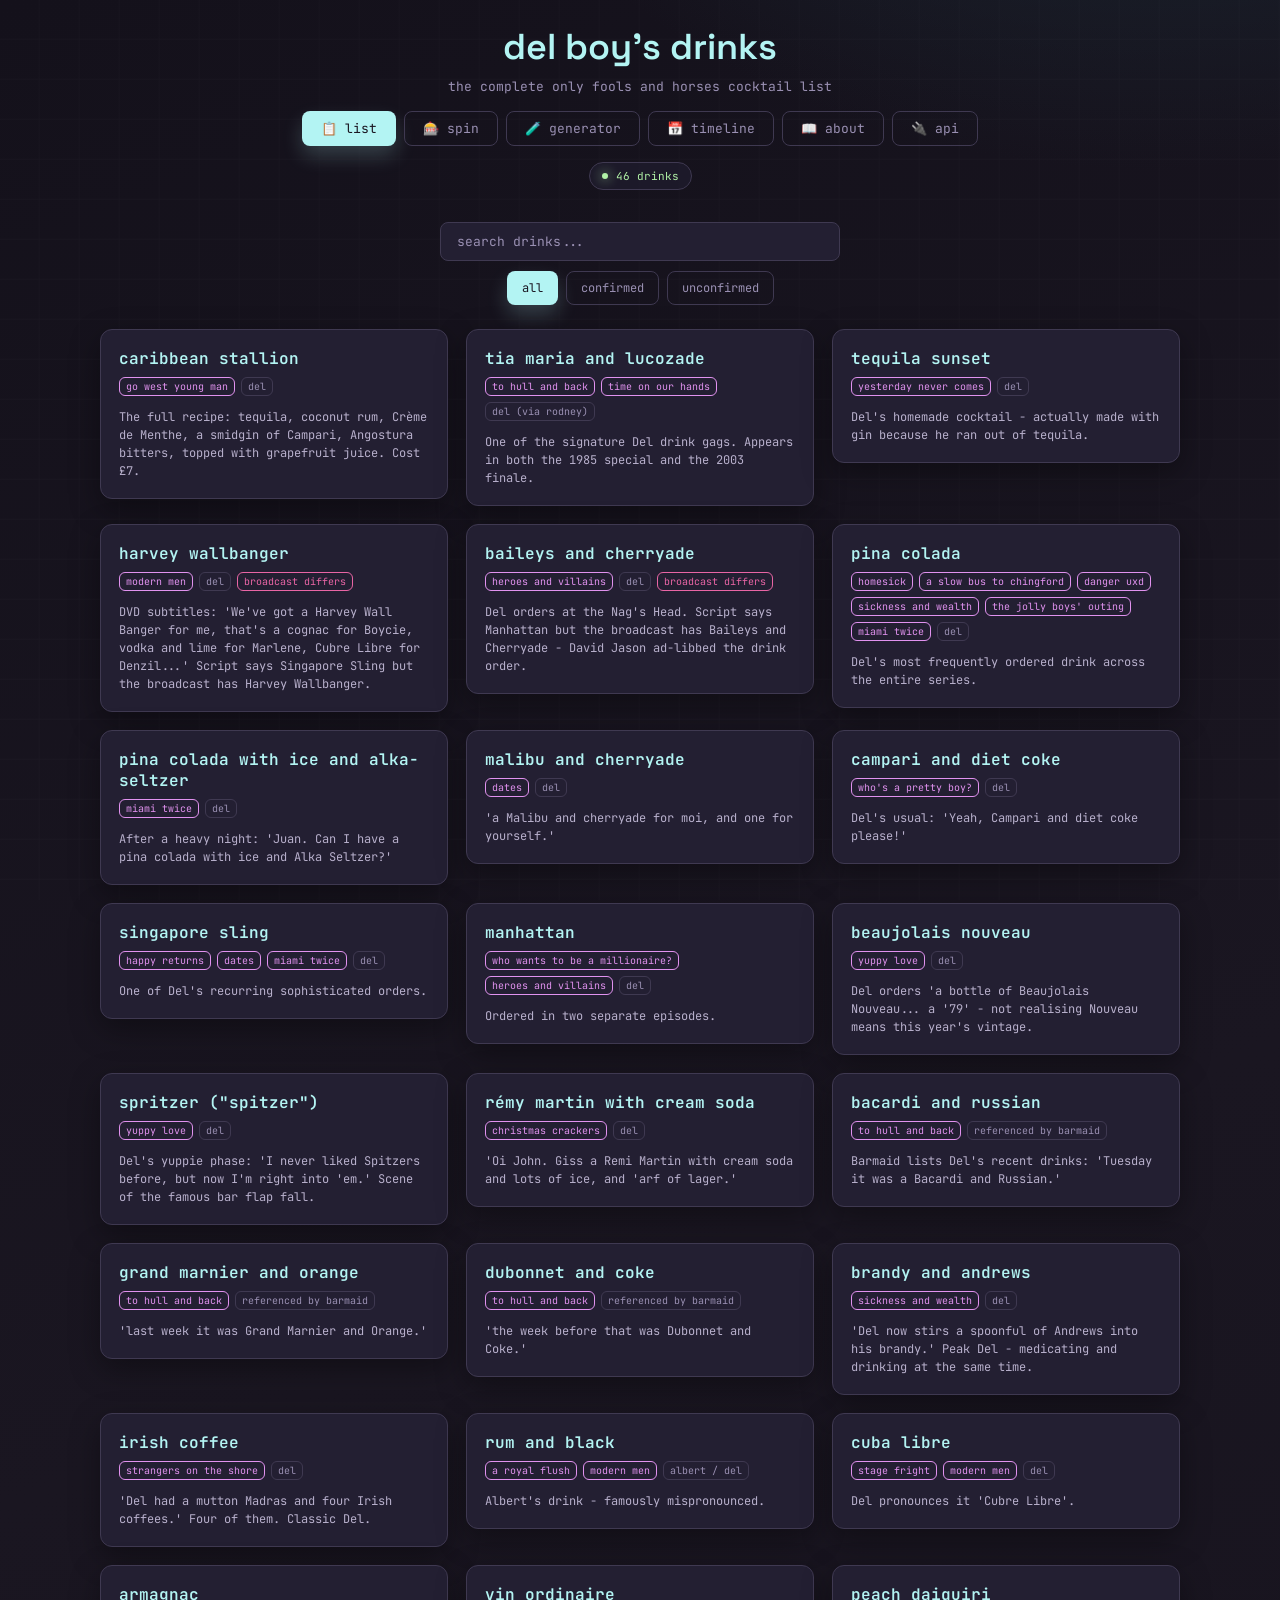
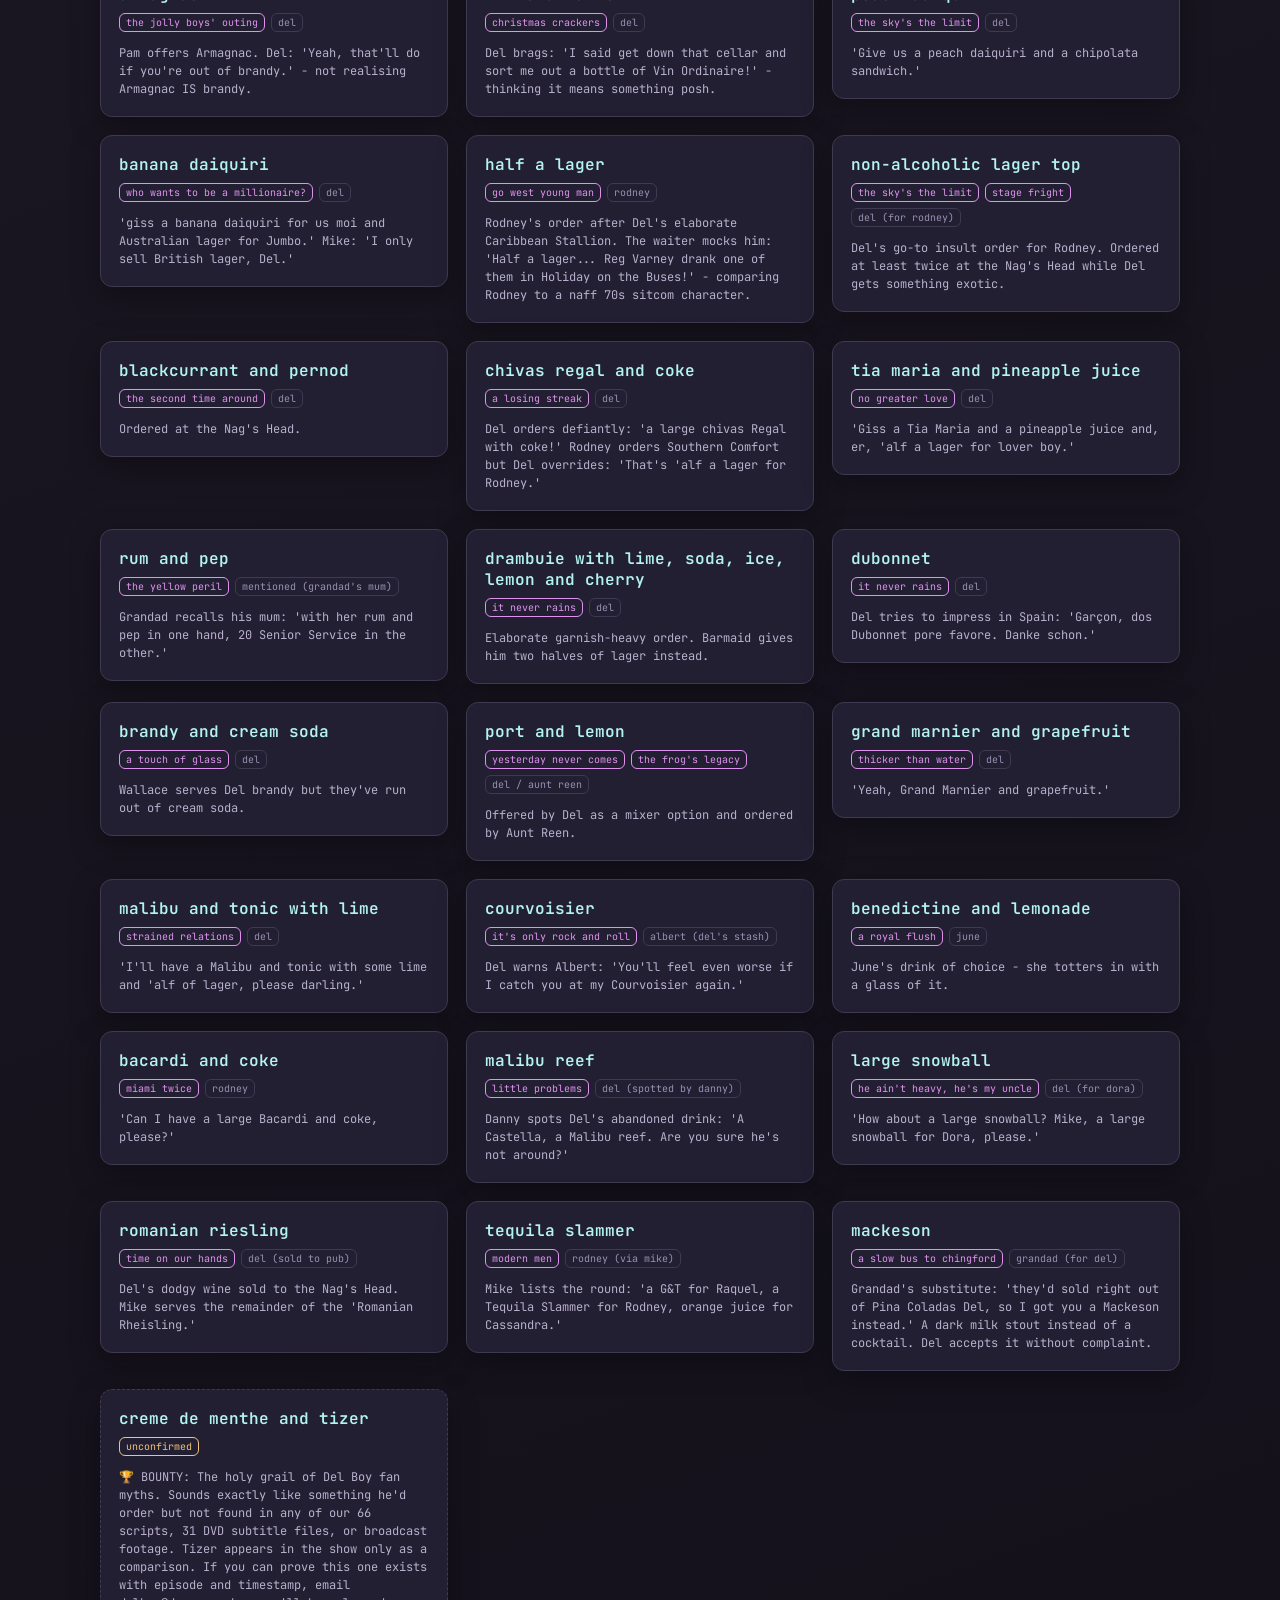
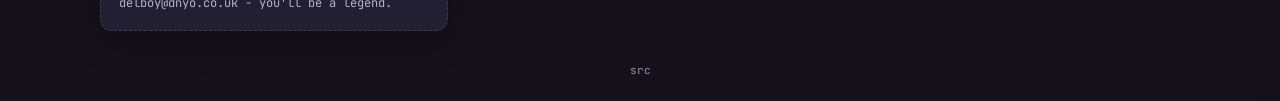
<file: index.html>
<!DOCTYPE html>
<html lang="en">
<head>
  <meta charset="UTF-8">
  <meta name="viewport" content="width=device-width, initial-scale=1.0">
  <meta name="description" content="The complete verified list of Del Boy drinks from Only Fools and Horses, with 45 confirmed orders, episode references, and fan favourites like Tia Maria and Lucozade.">
  <meta property="og:title" content="Del Boy Drinks: The Complete Only Fools and Horses Cocktail List">
  <meta property="og:description" content="The complete verified list of Del Boy drinks from Only Fools and Horses, with 45 confirmed orders, episode references, and fan favourites like Tia Maria and Lucozade.">
  <meta property="og:url" content="https://dnyo.co.uk/delboy/">
  <meta property="og:type" content="website">
  <meta property="og:site_name" content="Del Boy's Drinks">
  <meta name="twitter:card" content="summary">
  <meta name="twitter:title" content="Del Boy Drinks: The Complete Only Fools and Horses Cocktail List">
  <meta name="twitter:description" content="The complete verified list of Del Boy drinks from Only Fools and Horses, with 45 confirmed orders, episode references, and fan favourites like Tia Maria and Lucozade.">
  <meta name="theme-color" content="#1a1621">
  <link rel="canonical" href="https://dnyo.co.uk/delboy/">
  <title>Del Boy Drinks: The Complete Only Fools and Horses Cocktail List</title>
  <link rel="icon" href="favicon.svg" type="image/svg+xml">
  <link rel="icon" href="favicon-512.png" sizes="512x512" type="image/png">
  <link rel="apple-touch-icon" href="apple-touch-icon.png">
  <link rel="preconnect" href="https://fonts.googleapis.com">
  <link rel="preconnect" href="https://fonts.gstatic.com" crossorigin>
  <link href="https://fonts.googleapis.com/css2?family=JetBrains+Mono:wght@400;600&family=Space+Grotesk:wght@400;600&display=swap" rel="stylesheet">
  <link rel="stylesheet" href="style.css">
<script type="application/ld+json">
{"@context":"https://schema.org","@type":"BreadcrumbList","itemListElement":[
{"@type":"ListItem","position":1,"name":"Del Boy Drinks","item":"https://dnyo.co.uk/delboy/"}
]}</script>
</head>
<script type="application/ld+json">
{
  "@context": "https://schema.org",
  "@type": "WebSite",
  "name": "Del Boy's Drinks",
  "url": "https://dnyo.co.uk/delboy/",
  "description": "The complete verified list of Del Boy drinks from Only Fools and Horses, with 45 confirmed orders, episode references, and fan favourites like Tia Maria and Lucozade.",
  "author": {"@type": "Person", "name": "deanyo"},
  "about": {
    "@type": "TVSeries",
    "name": "Only Fools and Horses",
    "numberOfEpisodes": 64,
    "startDate": "1981",
    "endDate": "2003"
  }
}
</script>
<body>
  <div class="shell">
    <header class="hero">
      <h1>del boy's drinks</h1>
      <p class="subtitle">the complete only fools and horses cocktail list</p>
            <nav class="nav-tabs">
        <a href="index.html" class="nav-btn active">📋 list</a>
        <a href="wheel.html" class="nav-btn">🎰 spin</a>
        <a href="generator.html" class="nav-btn">🧪 generator</a>
        <a href="timeline.html" class="nav-btn">📅 timeline</a>
        <a href="about.html" class="nav-btn">📖 about</a>
        <a href="api.json" class="nav-btn">🔌 api</a>
      </nav>
      <div class="hero-tag">
        <span class="dot"></span>
        <span id="drink-count"></span>
      </div>
    </header>

    <div class="filters">
      <input type="text" id="search" class="search-input" placeholder="search drinks...">
      <div class="filter-btns">
        <button class="filter-btn active" data-filter="all">all</button>
        <button class="filter-btn" data-filter="confirmed">confirmed</button>
        <button class="filter-btn" data-filter="community">unconfirmed</button>
      </div>
    </div>

    <div id="drinks-grid"></div>
    <noscript><h2>Complete Del Boy Drinks List</h2><p>The most complete verified list of Del Boy drinks from Only Fools and Horses. 45 confirmed drinks.</p><ul><li><strong>Caribbean Stallion</strong> — Go West Young Man</li><li><strong>Tia Maria and Lucozade</strong> — To Hull and Back, Time on Our Hands</li><li><strong>Tequila Sunset</strong> — Yesterday Never Comes</li><li><strong>Harvey Wallbanger</strong> — Modern Men</li><li><strong>Baileys and Cherryade</strong> — Heroes and Villains</li><li><strong>Pina Colada</strong> — Homesick, A Slow Bus to Chingford, Danger UXD, Sickness and Wealth, The Jolly Boys' Outing, Miami Twice</li><li><strong>Pina Colada with Ice and Alka-Seltzer</strong> — Miami Twice</li><li><strong>Malibu and Cherryade</strong> — Dates</li><li><strong>Campari and Diet Coke</strong> — Who's a Pretty Boy?</li><li><strong>Singapore Sling</strong> — Happy Returns, Dates, Miami Twice</li><li><strong>Manhattan</strong> — Who Wants to Be a Millionaire?, Heroes and Villains</li><li><strong>Beaujolais Nouveau</strong> — Yuppy Love</li><li><strong>Spritzer ("Spitzer")</strong> — Yuppy Love</li><li><strong>Rémy Martin with Cream Soda</strong> — Christmas Crackers</li><li><strong>Bacardi and Russian</strong> — To Hull and Back</li><li><strong>Grand Marnier and Orange</strong> — To Hull and Back</li><li><strong>Dubonnet and Coke</strong> — To Hull and Back</li><li><strong>Brandy and Andrews</strong> — Sickness and Wealth</li><li><strong>Irish Coffee</strong> — Strangers on the Shore</li><li><strong>Rum and Black</strong> — A Royal Flush, Modern Men</li><li><strong>Cuba Libre</strong> — Stage Fright, Modern Men</li><li><strong>Armagnac</strong> — The Jolly Boys' Outing</li><li><strong>Vin Ordinaire</strong> — Christmas Crackers</li><li><strong>Peach Daiquiri</strong> — The Sky's the Limit</li><li><strong>Banana Daiquiri</strong> — Who Wants to Be a Millionaire?</li><li><strong>Half a Lager</strong> — Go West Young Man</li><li><strong>Non-Alcoholic Lager Top</strong> — The Sky's the Limit, Stage Fright</li><li><strong>Blackcurrant and Pernod</strong> — The Second Time Around</li><li><strong>Chivas Regal and Coke</strong> — A Losing Streak</li><li><strong>Tia Maria and Pineapple Juice</strong> — No Greater Love</li><li><strong>Rum and Pep</strong> — The Yellow Peril</li><li><strong>Drambuie with Lime, Soda, Ice, Lemon and Cherry</strong> — It Never Rains</li><li><strong>Dubonnet</strong> — It Never Rains</li><li><strong>Brandy and Cream Soda</strong> — A Touch of Glass</li><li><strong>Port and Lemon</strong> — Yesterday Never Comes, The Frog's Legacy</li><li><strong>Grand Marnier and Grapefruit</strong> — Thicker than Water</li><li><strong>Malibu and Tonic with Lime</strong> — Strained Relations</li><li><strong>Courvoisier</strong> — It's Only Rock and Roll</li><li><strong>Benedictine and Lemonade</strong> — A Royal Flush</li><li><strong>Bacardi and Coke</strong> — Miami Twice</li><li><strong>Malibu Reef</strong> — Little Problems</li><li><strong>Large Snowball</strong> — He Ain't Heavy, He's My Uncle</li><li><strong>Romanian Riesling</strong> — Time on Our Hands</li><li><strong>Tequila Slammer</strong> — Modern Men</li><li><strong>Mackeson</strong> — A Slow Bus to Chingford</li></ul></noscript>

    <footer class="footer">
      <a href="https://github.com/deanyo/delboy" target="_blank">src</a>
    </footer>
  </div>

  <script src="app.js"></script>
<!-- Cloudflare Web Analytics --><script defer src='https://static.cloudflareinsights.com/beacon.min.js' data-cf-beacon='{"token": "0f776adfddff4d4aa70d19993c72329b"}'></script><!-- End Cloudflare Web Analytics -->
</body>
</html>
</file>
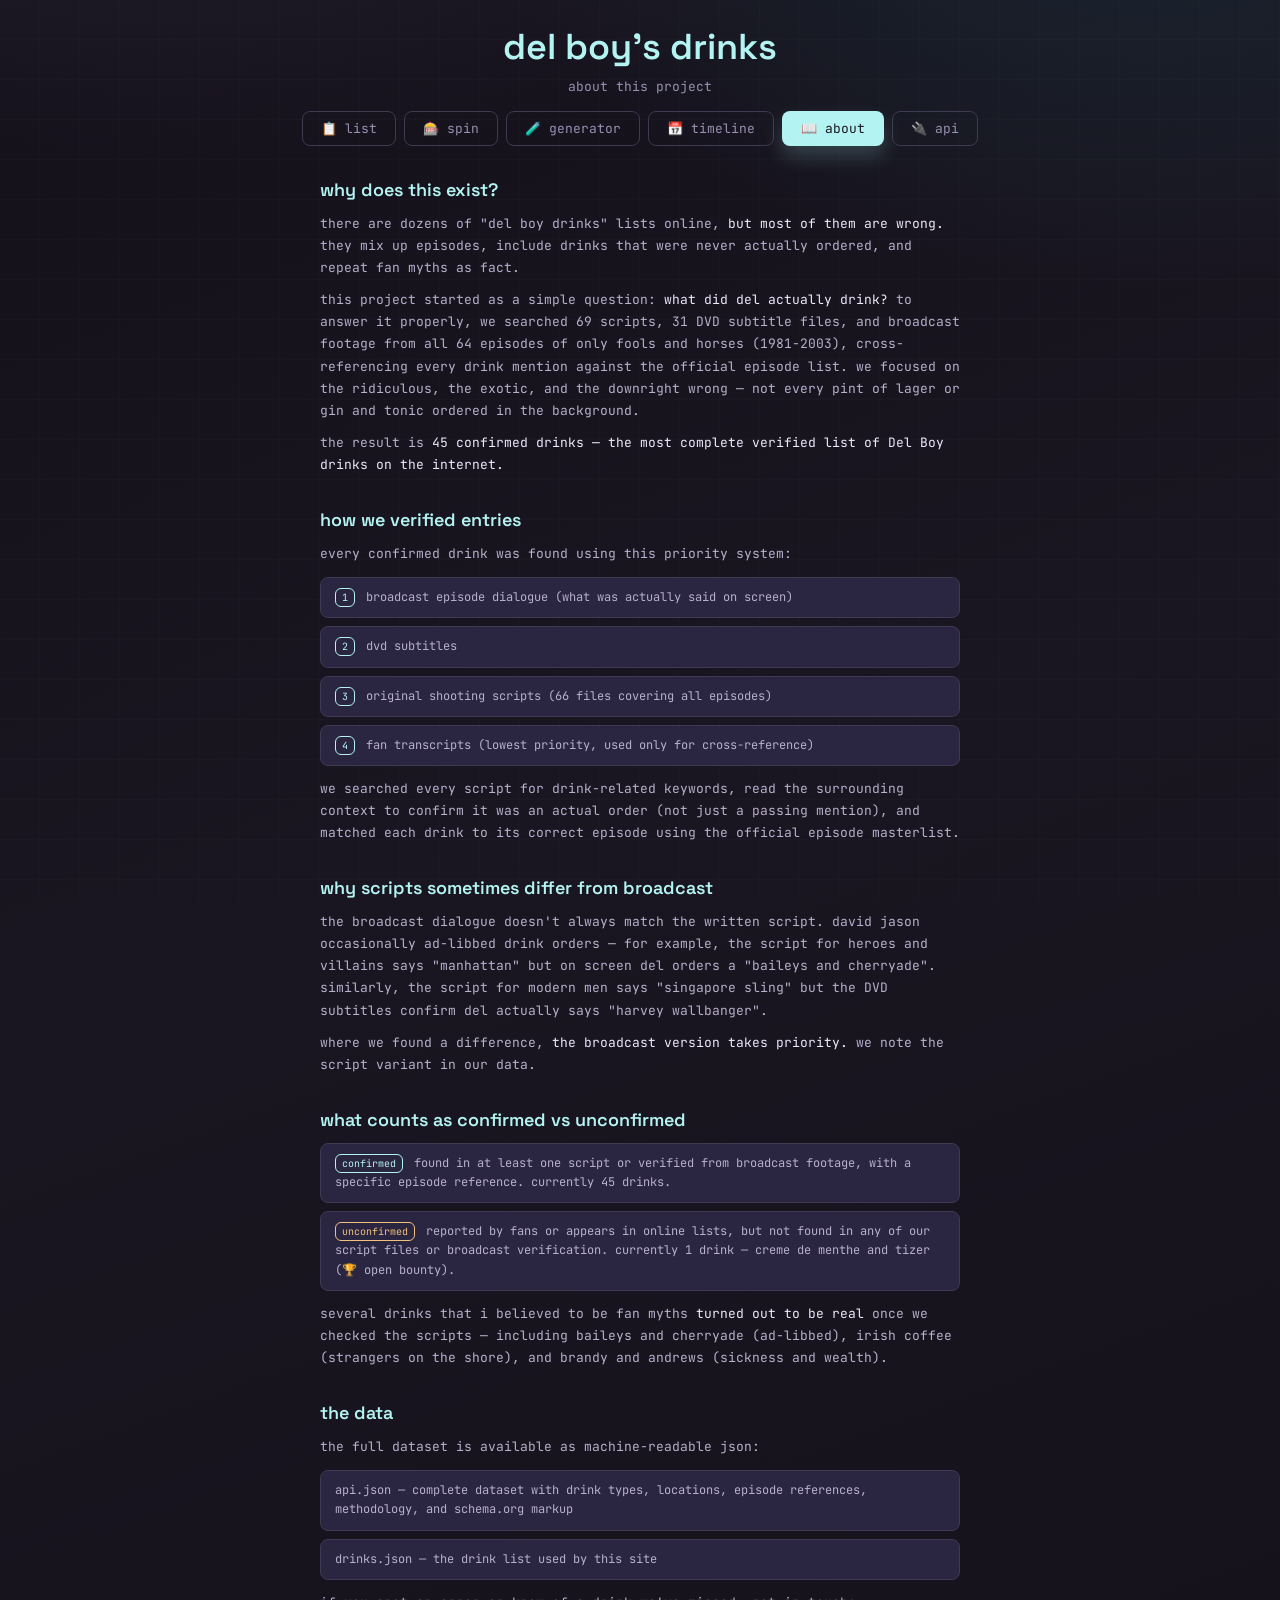
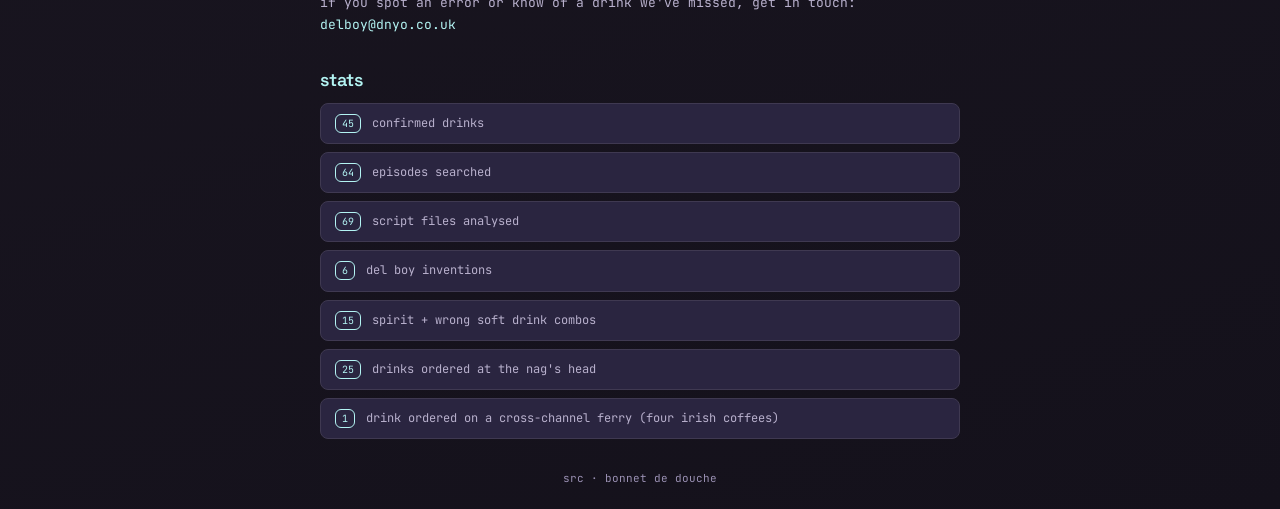
<file: about.html>
<!DOCTYPE html>
<html lang="en">
<head>
  <meta charset="UTF-8">
  <meta name="viewport" content="width=device-width, initial-scale=1.0">
  <meta name="description" content="How the Del Boy drinks list was verified across scripts, DVD subtitles, and broadcast footage to separate real Only Fools and Horses orders from fan myths.">
  <meta property="og:title" content="How We Verified Del Boy's Drinks from Only Fools and Horses">
  <meta property="og:description" content="How the Del Boy drinks list was verified across scripts, DVD subtitles, and broadcast footage to separate real Only Fools and Horses orders from fan myths.">
  <meta property="og:url" content="https://dnyo.co.uk/delboy/about.html">
  <meta property="og:type" content="website">
  <meta property="og:site_name" content="Del Boy's Drinks">
  <meta name="twitter:card" content="summary">
  <meta name="twitter:title" content="How We Verified Del Boy's Drinks from Only Fools and Horses">
  <meta name="twitter:description" content="How the Del Boy drinks list was verified across scripts, DVD subtitles, and broadcast footage to separate real Only Fools and Horses orders from fan myths.">
  <meta name="theme-color" content="#1a1621">
  <link rel="canonical" href="https://dnyo.co.uk/delboy/about.html">
  <title>How We Verified Del Boy's Drinks from Only Fools and Horses</title>
  <link rel="icon" href="favicon.svg" type="image/svg+xml">
  <link rel="icon" href="favicon-512.png" sizes="512x512" type="image/png">
  <link rel="apple-touch-icon" href="apple-touch-icon.png">
  <link rel="preconnect" href="https://fonts.googleapis.com">
  <link rel="preconnect" href="https://fonts.gstatic.com" crossorigin>
  <link href="https://fonts.googleapis.com/css2?family=JetBrains+Mono:wght@400;600&family=Space+Grotesk:wght@400;600&display=swap" rel="stylesheet">
  <link rel="stylesheet" href="style.css">
<script type="application/ld+json">
{"@context":"https://schema.org","@type":"BreadcrumbList","itemListElement":[
{"@type":"ListItem","position":1,"name":"Del Boy Drinks","item":"https://dnyo.co.uk/delboy/"},
{"@type":"ListItem","position":2,"name":"About","item":"https://dnyo.co.uk/delboy/about.html"}
]}</script>
</head>
<body>
  <div class="shell">
    <header class="hero">
      <h1>del boy's drinks</h1>
      <p class="subtitle">about this project</p>
            <nav class="nav-tabs">
        <a href="index.html" class="nav-btn">📋 list</a>
        <a href="wheel.html" class="nav-btn">🎰 spin</a>
        <a href="generator.html" class="nav-btn">🧪 generator</a>
        <a href="timeline.html" class="nav-btn">📅 timeline</a>
        <a href="about.html" class="nav-btn active">📖 about</a>
        <a href="api.json" class="nav-btn">🔌 api</a>
      </nav>
    </header>

    <div class="about-content">
      <div class="about-section">
        <div class="about-heading">why does this exist?</div>
        <p>there are dozens of "del boy drinks" lists online, <em>but most of them are wrong.</em> they mix up episodes, include drinks that were never actually ordered, and repeat fan myths as fact.</p>
        <p>this project started as a simple question: <em>what did del actually drink?</em> to answer it properly, we searched 69 scripts, 31 DVD subtitle files, and broadcast footage from all 64 episodes of only fools and horses (1981-2003), cross-referencing every drink mention against the official episode list. we focused on the ridiculous, the exotic, and the downright wrong — not every pint of lager or gin and tonic ordered in the background.</p>
        <p>the result is <em>45 confirmed drinks — the most complete verified list of Del Boy drinks on the internet.</em></p>
      </div>

      <div class="about-section">
        <div class="about-heading">how we verified entries</div>
        <p>every confirmed drink was found using this priority system:</p>
        <div class="about-list">
          <div class="about-list-item"><span class="badge season">1</span> broadcast episode dialogue (what was actually said on screen)</div>
          <div class="about-list-item"><span class="badge season">2</span> dvd subtitles</div>
          <div class="about-list-item"><span class="badge season">3</span> original shooting scripts (66 files covering all episodes)</div>
          <div class="about-list-item"><span class="badge season">4</span> fan transcripts (lowest priority, used only for cross-reference)</div>
        </div>
        <p>we searched every script for drink-related keywords, read the surrounding context to confirm it was an actual order (not just a passing mention), and matched each drink to its correct episode using the official episode masterlist.</p>
      </div>

      <div class="about-section">
        <div class="about-heading">why scripts sometimes differ from broadcast</div>
        <p>the broadcast dialogue doesn't always match the written script. david jason occasionally ad-libbed drink orders — for example, the script for heroes and villains says "manhattan" but on screen del orders a "baileys and cherryade". similarly, the script for modern men says "singapore sling" but the DVD subtitles confirm del actually says "harvey wallbanger".</p>
        <p>where we found a difference, <em>the broadcast version takes priority.</em> we note the script variant in our data.</p>
      </div>

      <div class="about-section">
        <div class="about-heading">what counts as confirmed vs unconfirmed</div>
        <div class="about-list">
          <a href="index.html?filter=confirmed" class="about-list-item about-list-link"><span class="badge season">confirmed</span> found in at least one script or verified from broadcast footage, with a specific episode reference. currently 45 drinks.</a>
          <a href="index.html?filter=community" class="about-list-item about-list-link"><span class="badge unconfirmed">unconfirmed</span> reported by fans or appears in online lists, but not found in any of our script files or broadcast verification. currently 1 drink — creme de menthe and tizer (🏆 open bounty).</a>
        </div>
        <p>several drinks that i believed to be fan myths <em>turned out to be real</em> once we checked the scripts — including baileys and cherryade (ad-libbed), irish coffee (strangers on the shore), and brandy and andrews (sickness and wealth).</p>
      </div>

      <div class="about-section">
        <div class="about-heading">the data</div>
        <p>the full dataset is available as machine-readable json:</p>
        <div class="about-list">
          <a href="api.json" class="about-list-item about-list-link">api.json — complete dataset with drink types, locations, episode references, methodology, and schema.org markup</a>
          <a href="drinks.json" class="about-list-item about-list-link">drinks.json — the drink list used by this site</a>
        </div>
        <p>if you spot an error or know of a drink we've missed, get in touch: <a href="mailto:delboy@dnyo.co.uk" class="about-link">delboy@dnyo.co.uk</a></p>
      </div>

      <div class="about-section">
        <div class="about-heading">stats</div>
        <div class="about-list">
          <div class="about-list-item"><span class="badge season">45</span> confirmed drinks</div>
          <div class="about-list-item"><span class="badge season">64</span> episodes searched</div>
          <div class="about-list-item"><span class="badge season">69</span> script files analysed</div>
          <div class="about-list-item"><span class="badge season">6</span> del boy inventions</div>
          <div class="about-list-item"><span class="badge season">15</span> spirit + wrong soft drink combos</div>
          <div class="about-list-item"><span class="badge season">25</span> drinks ordered at the nag's head</div>
          <div class="about-list-item"><span class="badge season">1</span> drink ordered on a cross-channel ferry (four irish coffees)</div>
        </div>
      </div>
    </div>

    <footer class="footer">
      <a href="https://github.com/deanyo/delboy" target="_blank">src</a> · bonnet de douche
    </footer>
  </div>
<!-- Cloudflare Web Analytics --><script defer src='https://static.cloudflareinsights.com/beacon.min.js' data-cf-beacon='{"token": "0f776adfddff4d4aa70d19993c72329b"}'></script><!-- End Cloudflare Web Analytics -->
</body>
</html>
</file>
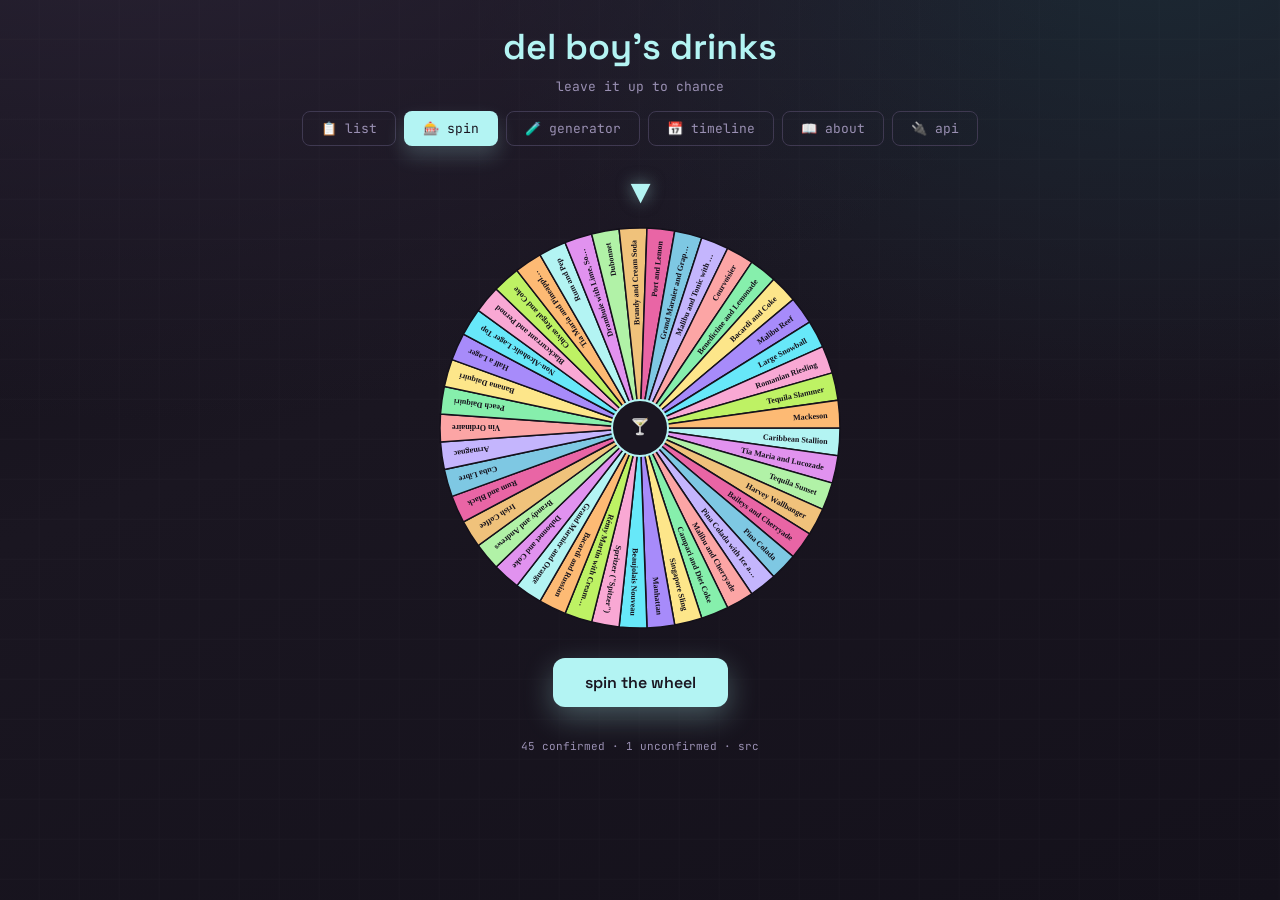
<file: wheel.html>
<!DOCTYPE html>
<html lang="en">
<head>
  <meta charset="UTF-8">
  <meta name="viewport" content="width=device-width, initial-scale=1.0">
  <meta name="description" content="Spin through 45 verified Del Boy drinks from Only Fools and Horses and let chance pick your next questionable cocktail.">
  <meta property="og:title" content="Del Boy Drinks Wheel: Spin for an Only Fools and Horses Cocktail">
  <meta property="og:description" content="Spin through 45 verified Del Boy drinks from Only Fools and Horses and let chance pick your next questionable cocktail.">
  <meta property="og:url" content="https://dnyo.co.uk/delboy/wheel.html">
  <meta property="og:type" content="website">
  <meta property="og:site_name" content="Del Boy's Drinks">
  <meta name="twitter:card" content="summary">
  <meta name="twitter:title" content="Del Boy Drinks Wheel: Spin for an Only Fools and Horses Cocktail">
  <meta name="twitter:description" content="Spin through 45 verified Del Boy drinks from Only Fools and Horses and let chance pick your next questionable cocktail.">
  <meta name="theme-color" content="#1a1621">
  <link rel="canonical" href="https://dnyo.co.uk/delboy/wheel.html">
  <title>Del Boy Drinks Wheel: Spin for an Only Fools and Horses Cocktail</title>
  <link rel="icon" href="favicon.svg" type="image/svg+xml">
  <link rel="icon" href="favicon-512.png" sizes="512x512" type="image/png">
  <link rel="apple-touch-icon" href="apple-touch-icon.png">
  <link rel="preconnect" href="https://fonts.googleapis.com">
  <link rel="preconnect" href="https://fonts.gstatic.com" crossorigin>
  <link href="https://fonts.googleapis.com/css2?family=JetBrains+Mono:wght@400;600&family=Space+Grotesk:wght@400;600&display=swap" rel="stylesheet">
  <link rel="stylesheet" href="style.css">
<script type="application/ld+json">
{"@context":"https://schema.org","@type":"BreadcrumbList","itemListElement":[
{"@type":"ListItem","position":1,"name":"Del Boy Drinks","item":"https://dnyo.co.uk/delboy/"},
{"@type":"ListItem","position":2,"name":"Spin the Wheel","item":"https://dnyo.co.uk/delboy/wheel.html"}
]}</script>
</head>
<body>
  <div class="shell">
    <header class="hero">
      <h1>del boy's drinks</h1>
      <p class="subtitle">leave it up to chance</p>
            <nav class="nav-tabs">
        <a href="index.html" class="nav-btn">📋 list</a>
        <a href="wheel.html" class="nav-btn active">🎰 spin</a>
        <a href="generator.html" class="nav-btn">🧪 generator</a>
        <a href="timeline.html" class="nav-btn">📅 timeline</a>
        <a href="about.html" class="nav-btn">📖 about</a>
        <a href="api.json" class="nav-btn">🔌 api</a>
      </nav>
    </header>

    <div class="wheel-container">
      <div class="wheel-pointer">▼</div>
      <canvas id="wheel" width="420" height="420"></canvas>
      <div id="result" class="result hidden">
        <div class="result-drink" id="result-drink"></div>
        <div class="result-meta" id="result-meta"></div>
        <div class="result-notes" id="result-notes"></div>
        <div class="result-quote" id="result-quote"></div>
      </div>
      <button id="spin-btn" class="spin-button">spin the wheel</button>
    </div>

    <footer class="footer">
      <span id="drink-count"></span> · <a href="https://github.com/deanyo/delboy" target="_blank">src</a>
    </footer>
  </div>

  <script src="app.js"></script>
<!-- Cloudflare Web Analytics --><script defer src='https://static.cloudflareinsights.com/beacon.min.js' data-cf-beacon='{"token": "0f776adfddff4d4aa70d19993c72329b"}'></script><!-- End Cloudflare Web Analytics -->
</body>
</html>
</file>
<file: style.css>
:root {
  --bg-0: #14111b;
  --bg-1: #1a1621;
  --bg-2: #231f32;
  --bg-3: #2a2540;
  --ink: #eee9fc;
  --muted: #9a90b3;
  --line: #3f3951;
  --accent: #b3f4f3;
  --accent-2: #e192ef;
  --accent-3: #b1f2a7;
  --warn: #f0c27b;
  --danger: #e965a5;
  --shadow: rgba(0, 0, 0, 0.35);
}

* { margin: 0; padding: 0; box-sizing: border-box; }

body {
  font-family: "JetBrains Mono", "SF Mono", Consolas, monospace;
  background: radial-gradient(1000px 600px at 10% -20%, #2b2436, transparent),
    radial-gradient(700px 500px at 90% -10%, #1c2a35, transparent),
    linear-gradient(160deg, var(--bg-0), var(--bg-1) 40%, var(--bg-0));
  color: var(--ink);
  min-height: 100vh;
  padding: 24px;
}

body::before {
  content: "";
  position: fixed;
  inset: 0;
  background-image:
    linear-gradient(transparent 95%, rgba(255, 255, 255, 0.03)),
    linear-gradient(90deg, transparent 95%, rgba(255, 255, 255, 0.02));
  background-size: 40px 40px;
  pointer-events: none;
  opacity: 0.4;
  mix-blend-mode: screen;
}

.shell { max-width: 1080px; margin: 0 auto; position: relative; z-index: 1; }

.hero { text-align: center; margin-bottom: 32px; }

.hero h1 {
  font-family: "Space Grotesk", "JetBrains Mono", sans-serif;
  font-size: 36px; font-weight: 600; color: var(--accent);
  text-transform: lowercase; margin-bottom: 8px;
}

.subtitle {
  font-size: 13px; color: var(--muted);
  text-transform: lowercase; margin-bottom: 16px;
}

.nav-tabs {
  display: flex; gap: 8px; justify-content: center; margin-bottom: 16px;
  flex-wrap: wrap; padding: 0 8px;
}

.nav-btn {
  background: transparent; border: 1px solid var(--line);
  color: var(--muted); padding: 8px 18px; border-radius: 8px;
  font-size: 13px; font-family: inherit; cursor: pointer;
  text-transform: lowercase; text-decoration: none; transition: all 0.15s;
}

.nav-btn:hover { border-color: var(--accent); color: var(--accent); }

.nav-btn.active {
  background: var(--accent); color: var(--bg-1);
  border-color: transparent; box-shadow: 0 10px 20px rgba(179, 244, 243, 0.2);
}

.hero-tag {
  display: inline-flex; align-items: center; gap: 8px;
  padding: 6px 12px; border-radius: 999px; border: 1px solid var(--line);
  color: var(--accent-3); font-size: 11px; text-transform: lowercase;
  background: rgba(34, 31, 50, 0.6);
}

.hero-tag .dot {
  width: 6px; height: 6px; border-radius: 50%;
  background: currentColor; box-shadow: 0 0 12px currentColor;
  animation: pulse 2s infinite;
}

@keyframes pulse { 0%, 100% { opacity: 1; } 50% { opacity: 0.7; } }

/* Wheel */
.wheel-container {
  display: flex; flex-direction: column; align-items: center;
  gap: 20px; margin-bottom: 32px; position: relative;
}

.wheel-pointer {
  font-size: 32px; color: var(--accent); z-index: 2;
  filter: drop-shadow(0 0 8px rgba(179, 244, 243, 0.5));
  line-height: 1; margin-bottom: -12px;
}

#wheel { max-width: 100%; height: auto; }

.spin-button {
  background: var(--accent); color: var(--bg-1); border: none;
  padding: 14px 32px; border-radius: 12px; font-size: 16px;
  font-family: "Space Grotesk", sans-serif; font-weight: 600;
  cursor: pointer; text-transform: lowercase;
  box-shadow: 0 10px 30px rgba(179, 244, 243, 0.3);
  transition: all 0.15s;
}

.spin-button:hover { transform: translateY(-2px); box-shadow: 0 14px 40px rgba(179, 244, 243, 0.4); }
.spin-button:disabled { opacity: 0.5; cursor: not-allowed; transform: none; }

.result {
  position: absolute; top: 50%; left: 50%; transform: translate(-50%, -50%);
  z-index: 10; width: 85%; max-width: 380px;
  text-align: center; padding: 28px; border-radius: 16px;
  background: rgba(26, 22, 33, 0.95); border: 1px solid var(--accent);
  box-shadow: 0 0 60px rgba(179, 244, 243, 0.2);
  backdrop-filter: blur(8px); animation: fadeIn 0.3s ease;
}

.result.hidden { display: none; }

.result-drink {
  font-family: "Space Grotesk", sans-serif;
  font-size: 28px; font-weight: 600; color: var(--accent);
  text-transform: lowercase; margin-bottom: 8px;
}

.result-meta {
  display: flex; gap: 8px; justify-content: center;
  flex-wrap: wrap; margin-bottom: 12px;
}

.result-notes { font-size: 13px; color: var(--muted); line-height: 1.6; margin-bottom: 8px; }

.result-quote {
  font-size: 11px; color: var(--accent-2);
  font-style: italic; margin-top: 8px;
}

/* List page */
.filters {
  display: flex; flex-direction: column; gap: 10px; align-items: center;
  margin-bottom: 24px;
}

.filter-btns { display: flex; gap: 8px; flex-wrap: wrap; justify-content: center; }

.search-input {
  background: var(--bg-2); border: 1px solid var(--line); color: var(--ink);
  padding: 10px 16px; border-radius: 8px; font-size: 13px; font-family: inherit;
  width: 100%; max-width: 400px; text-transform: lowercase;
  transition: border-color 0.15s; outline: none;
}

.search-input:focus { border-color: var(--accent); }
.search-input::placeholder { color: var(--muted); }

.filter-btn {
  background: transparent; border: 1px solid var(--line);
  color: var(--muted); padding: 8px 14px; border-radius: 8px;
  font-size: 12px; font-family: inherit; cursor: pointer;
  text-transform: lowercase; transition: all 0.15s;
}

.filter-btn:hover { border-color: var(--accent); color: var(--accent); }

.filter-btn.active {
  background: var(--accent); color: var(--bg-1);
  border-color: transparent; box-shadow: 0 10px 20px rgba(179, 244, 243, 0.2);
}

#drinks-grid {
  display: grid; grid-template-columns: repeat(auto-fill, minmax(320px, 1fr));
  gap: 18px; margin-bottom: 32px; align-items: start;
}

.drink-card {
  background: var(--bg-2); border: 1px solid var(--line);
  border-radius: 12px; padding: 18px;
  box-shadow: 0 10px 30px var(--shadow);
  animation: rise 0.6s ease both; transition: border-color 0.15s, transform 0.15s;
}

.drink-card:hover { border-color: var(--accent); transform: translateY(-2px); }

@keyframes rise { from { opacity: 0; transform: translateY(10px); } to { opacity: 1; transform: translateY(0); } }

@keyframes fadeIn { from { opacity: 0; } to { opacity: 1; } }

.drink-name {
  font-size: 16px; font-weight: 600; color: var(--accent);
  margin-bottom: 8px; text-transform: lowercase;
}

.drink-meta { display: flex; gap: 6px; margin-bottom: 12px; flex-wrap: wrap; }

.badge {
  padding: 2px 6px; border-radius: 6px; border: 1px solid var(--line);
  font-size: 10px; color: var(--muted); text-transform: lowercase;
}

.badge.season { color: var(--accent-2); border-color: var(--accent-2); }

.badge.unconfirmed { color: var(--warn); border-color: var(--warn); }

.badge.source-badge { color: var(--danger); border-color: var(--danger); }

.drink-card.community { opacity: 0.7; border-style: dashed; }
.drink-card.community:hover { opacity: 1; }

.drink-notes { font-size: 12px; color: #b8b0cc; line-height: 1.5; }

.drink-recipe { margin-top: 10px; padding-top: 10px; border-top: 1px solid var(--line); }
.drink-recipe.hidden { display: none; }
.recipe-title { font-size: 11px; color: var(--accent); text-transform: lowercase; margin-bottom: 6px; font-weight: 600; }
.recipe-step { font-size: 11px; color: var(--muted); padding: 2px 0; }
.recipe-step::before { content: '• '; color: var(--accent); }

.footer { margin-top: 24px; text-align: center; font-size: 11px; color: var(--muted); }
.footer a { color: var(--muted); text-decoration: none; transition: color 0.15s; }
.footer a:hover { color: var(--accent); }

/* About */
.about-content { max-width: 640px; margin: 0 auto; }

.about-section { margin-bottom: 32px; }

.about-heading {
  font-family: "Space Grotesk", sans-serif;
  font-size: 18px; font-weight: 600; color: var(--accent);
  text-transform: lowercase; margin-bottom: 12px;
}

.about-content p {
  font-size: 13px; color: #b8b0cc; line-height: 1.7; margin-bottom: 10px;
}

.about-content em { color: var(--ink); font-style: normal; }

.about-list { display: flex; flex-direction: column; gap: 8px; margin: 12px 0; }

.about-list-item {
  font-size: 12px; color: #b8b0cc; line-height: 1.6;
  padding: 10px 14px; border-radius: 8px; border: 1px solid var(--line);
  background: var(--bg-3);
}

.about-list-item .badge {
  color: var(--accent); border-color: var(--accent); margin-right: 4px;
}

.about-list-item .badge.unconfirmed {
  color: var(--warn); border-color: var(--warn);
}

.about-link { color: var(--accent); text-decoration: none; }
.about-link:hover { text-decoration: underline; }

a.about-list-link {
  text-decoration: none; display: block; cursor: pointer;
  transition: border-color 0.15s;
}
a.about-list-link:hover { border-color: var(--accent); }

/* Timeline */
#timeline { max-width: 640px; margin: 0 auto; position: relative; padding-left: 40px; }
#timeline::before {
  content: ''; position: absolute; left: 18px; top: 0; bottom: 0;
  width: 2px; background: var(--line);
}

.tl-year { position: relative; margin-bottom: 28px; }

.tl-marker {
  position: absolute; left: -30px; top: 4px;
  width: 12px; height: 12px; border-radius: 50%;
  border: 2px solid var(--accent); background: var(--accent);
  box-shadow: 0 0 8px rgba(179, 244, 243, 0.3);
}

.tl-label {
  font-family: "Space Grotesk", sans-serif;
  font-size: 18px; font-weight: 600; color: var(--ink); margin-bottom: 8px;
}

.tl-drinks { display: flex; flex-direction: column; gap: 6px; }

.tl-drink {
  padding: 8px 12px; border-radius: 8px; border: 1px solid var(--line);
  background: var(--bg-2); display: flex; justify-content: space-between;
  align-items: center; gap: 8px; text-decoration: none; transition: border-color 0.15s;
}

.tl-drink:hover { border-color: var(--accent); }

.tl-name { font-size: 13px; color: var(--accent); font-weight: 600; text-transform: lowercase; }
.tl-ep { font-size: 11px; color: var(--muted); text-align: right; }

/* Generator */
.generator-container {
  display: flex; flex-direction: column; align-items: center; gap: 24px; margin-bottom: 32px;
}

.gen-card {
  text-align: center; padding: 32px; border-radius: 16px;
  background: var(--bg-2); border: 1px solid var(--line);
  box-shadow: 0 10px 30px var(--shadow); width: 100%; max-width: 520px;
  transition: border-color 0.3s, box-shadow 0.3s;
}

.gen-card.gen-active { border-color: var(--accent); box-shadow: 0 0 40px rgba(179, 244, 243, 0.15); }

.gen-drink {
  font-family: "Space Grotesk", sans-serif;
  font-size: 26px; font-weight: 600; color: var(--accent);
  text-transform: lowercase; margin-bottom: 12px; line-height: 1.3;
}

.gen-desc { font-size: 13px; color: var(--muted); line-height: 1.6; margin-bottom: 12px; }

.gen-quote { font-size: 12px; color: var(--accent-2); font-style: italic; }

.gen-history { max-width: 520px; margin: 0 auto; text-align: center; }

.gen-history-title {
  font-size: 11px; color: var(--muted); text-transform: lowercase;
  margin-bottom: 8px; text-align: center;
}

.gen-history-item {
  padding: 8px 14px; border-radius: 8px; border: 1px solid var(--line);
  font-size: 12px; color: var(--muted); margin-bottom: 6px;
  text-transform: lowercase; background: var(--bg-2);
}

@media (max-width: 640px) {
  body { padding: 16px; }
  .hero h1 { font-size: 28px; }
  #drinks-grid { grid-template-columns: 1fr; }
  #wheel { width: 300px; height: 300px; }
  .result-drink { font-size: 22px; }
}
</file>
